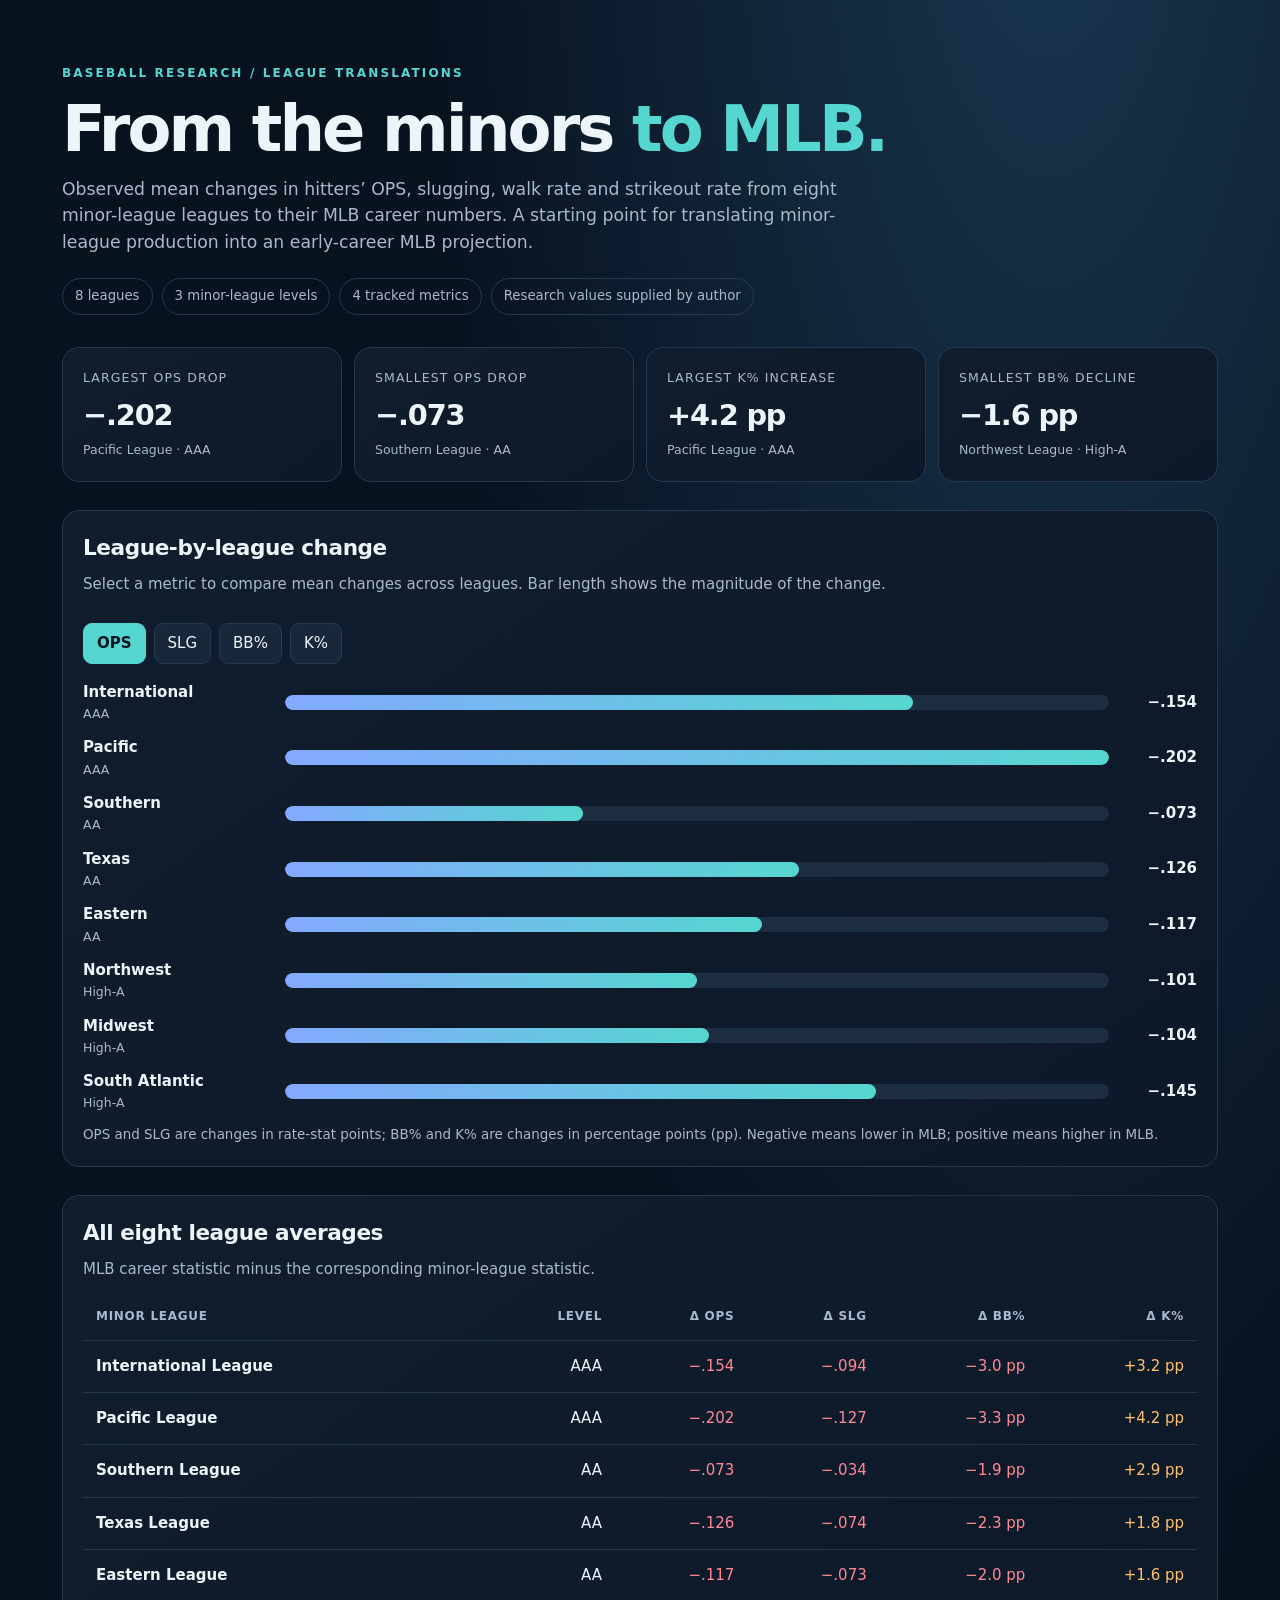
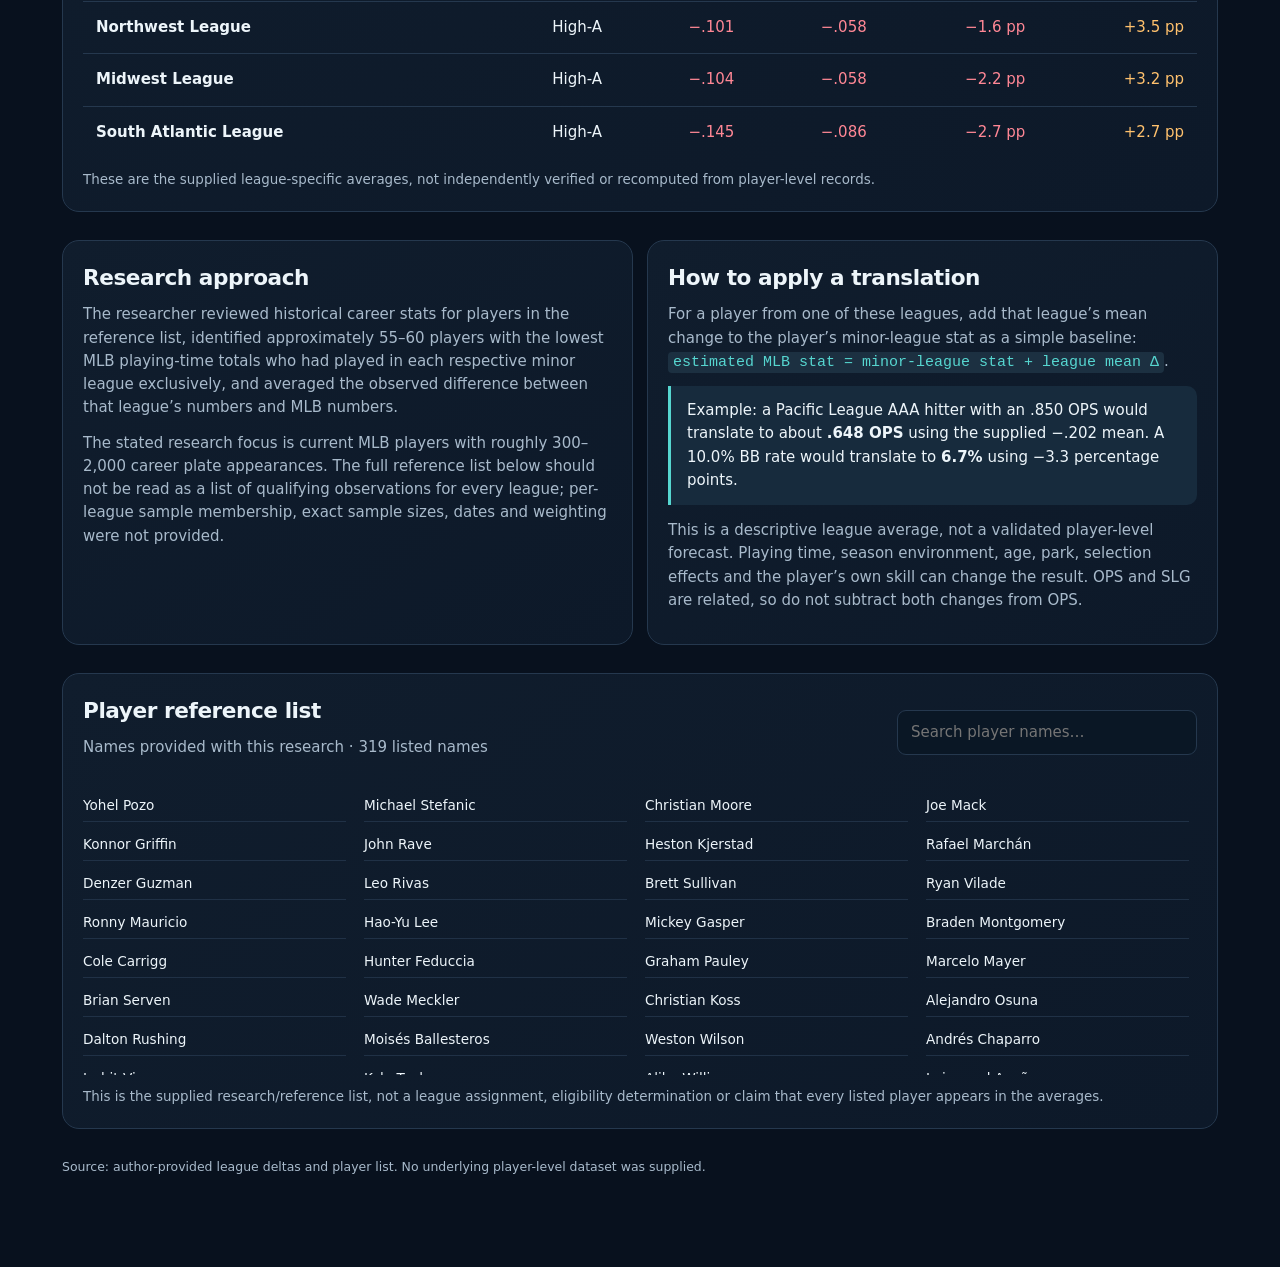
<file: app/static/minor-league-to-mlb-stat-translations.html>
<!doctype html>
<html lang="en"><head><meta charset="utf-8"><meta name="viewport" content="width=device-width,initial-scale=1"><title>Minor League → MLB | Historical Stat Translation</title><style>
:root{color-scheme:dark;--bg:#08111e;--panel:#101d2d;--panel2:#142438;--line:#25384e;--text:#edf5fa;--muted:#a8bacb;--cyan:#56d6d0;--blue:#83a9ff;--amber:#ffc16d;--red:#ff8795}*{box-sizing:border-box}body{margin:0;background:radial-gradient(ellipse at 82% -10%,#193851 0,transparent 43%),var(--bg);color:var(--text);font:15px/1.55 system-ui,-apple-system,Segoe UI,sans-serif}main{max-width:1200px;margin:auto;padding:36px 22px 80px}header{padding:28px 0 32px}.eyebrow{color:var(--cyan);font-size:.75rem;font-weight:800;letter-spacing:.18em;text-transform:uppercase}h1{font-size:clamp(2rem,5vw,4rem);line-height:1.08;letter-spacing:-.045em;margin:12px 0}h1 span{color:var(--cyan)}.lead{max-width:790px;color:var(--muted);font-size:1.08rem}h2{font-size:1.35rem;letter-spacing:-.02em;margin:0 0 9px}p{margin:0 0 12px}.meta{display:flex;flex-wrap:wrap;gap:9px;margin-top:22px}.pill{border:1px solid var(--line);border-radius:30px;padding:7px 12px;color:var(--muted);font-size:.83rem}.grid{display:grid;grid-template-columns:repeat(4,1fr);gap:12px}.card,.panel{background:linear-gradient(145deg,var(--panel),#0d1929);border:1px solid var(--line);border-radius:17px;padding:20px}.card .label{color:var(--muted);font-size:.78rem;text-transform:uppercase;letter-spacing:.09em}.card .value{font-size:1.8rem;font-weight:800;letter-spacing:-.04em;margin:6px 0 0}.card small{color:var(--muted)}section{margin-top:28px}.section-head{display:flex;justify-content:space-between;align-items:end;gap:16px;margin-bottom:14px}.section-head p,.subtle{color:var(--muted)}.controls{display:flex;flex-wrap:wrap;gap:8px;margin-bottom:17px}button{font:inherit;cursor:pointer;border:1px solid var(--line);border-radius:9px;background:#18283a;color:var(--text);padding:8px 13px}button:hover,button:focus-visible{border-color:var(--cyan)}button.active{color:#07141f;background:var(--cyan);border-color:var(--cyan);font-weight:700}.chart-list{display:grid;gap:13px}.chart-row{display:grid;grid-template-columns:188px minmax(100px,1fr) 74px;gap:14px;align-items:center}.chart-name{font-weight:650}.chart-name small{display:block;font-weight:400;color:var(--muted)}.track{height:15px;background:#1d2d40;border-radius:20px;overflow:hidden}.bar{height:100%;width:0;border-radius:20px;background:linear-gradient(90deg,var(--blue),var(--cyan));transition:width .35s}.chart-val{font-variant-numeric:tabular-nums;text-align:right;font-weight:750}.table-wrap{overflow-x:auto}.data-table{width:100%;border-collapse:collapse;min-width:735px;font-variant-numeric:tabular-nums}th,td{padding:14px 13px;text-align:right;border-bottom:1px solid var(--line)}th:first-child,td:first-child{text-align:left}th{color:var(--muted);font-size:.75rem;text-transform:uppercase;letter-spacing:.06em;white-space:nowrap}tr:last-child td{border-bottom:0}td:first-child{font-weight:650}td:first-child span{display:block;color:var(--muted);font-size:.79rem;font-weight:400}.negative{color:var(--red)}.positive{color:var(--amber)}.note{font-size:.84rem;color:var(--muted);margin:12px 0 0}.method{display:grid;grid-template-columns:1fr 1fr;gap:14px}.method p{color:var(--muted)}code{color:var(--cyan);background:#1c3041;padding:2px 5px;border-radius:4px}.example{border-left:3px solid var(--cyan);padding:13px 16px;background:#172b3d;border-radius:0 10px 10px 0}.roster-top{display:flex;gap:12px;align-items:center;justify-content:space-between;flex-wrap:wrap}input{width:min(100%,300px);font:inherit;padding:10px 13px;background:#0a1725;border:1px solid var(--line);border-radius:9px;color:var(--text)}input:focus{outline:1px solid var(--cyan)}.names{display:grid;grid-template-columns:repeat(4,minmax(0,1fr));gap:7px 18px;max-height:285px;overflow:auto;margin-top:18px;padding-right:8px}.names div{font-size:.85rem;border-bottom:1px solid #203146;padding:5px 0}.footer{color:var(--muted);font-size:.78rem;margin-top:28px}@media(max-width:800px){.grid{grid-template-columns:repeat(2,1fr)}.method{grid-template-columns:1fr}.names{grid-template-columns:repeat(2,minmax(0,1fr))}}@media(max-width:550px){main{padding:20px 14px 50px}.grid{grid-template-columns:1fr 1fr}.card{padding:14px}.card .value{font-size:1.4rem}.chart-row{grid-template-columns:125px minmax(50px,1fr) 62px;gap:8px;font-size:.83rem}.names{grid-template-columns:1fr 1fr}}
</style></head><body><main><header><div class="eyebrow">Baseball research / league translations</div><h1>From the minors <span>to MLB.</span></h1><p class="lead">Observed mean changes in hitters’ OPS, slugging, walk rate and strikeout rate from eight minor-league leagues to their MLB career numbers. A starting point for translating minor-league production into an early-career MLB projection.</p><div class="meta"><span class="pill">8 leagues</span><span class="pill">3 minor-league levels</span><span class="pill">4 tracked metrics</span><span class="pill">Research values supplied by author</span></div></header>
<div class="grid"><div class="card"><div class="label">Largest OPS drop</div><div class="value">−.202</div><small>Pacific League · AAA</small></div><div class="card"><div class="label">Smallest OPS drop</div><div class="value">−.073</div><small>Southern League · AA</small></div><div class="card"><div class="label">Largest K% increase</div><div class="value">+4.2 pp</div><small>Pacific League · AAA</small></div><div class="card"><div class="label">Smallest BB% decline</div><div class="value">−1.6 pp</div><small>Northwest League · High-A</small></div></div>
<section class="panel"><div class="section-head"><div><h2>League-by-league change</h2><p>Select a metric to compare mean changes across leagues. Bar length shows the magnitude of the change.</p></div></div><div class="controls" id="metricButtons" role="group" aria-label="Chart metric"><button class="active" data-metric="ops" aria-pressed="true">OPS</button><button data-metric="slg" aria-pressed="false">SLG</button><button data-metric="bb" aria-pressed="false">BB%</button><button data-metric="k" aria-pressed="false">K%</button></div><div class="chart-list" id="chart" aria-live="polite"></div><p class="note">OPS and SLG are changes in rate-stat points; BB% and K% are changes in percentage points (pp). Negative means lower in MLB; positive means higher in MLB.</p></section>
<section class="panel"><h2>All eight league averages</h2><p class="subtle">MLB career statistic minus the corresponding minor-league statistic.</p><div class="table-wrap"><table class="data-table"><thead><tr><th>Minor league</th><th>Level</th><th>Δ OPS</th><th>Δ SLG</th><th>Δ BB%</th><th>Δ K%</th></tr></thead><tbody id="statRows"></tbody></table></div><p class="note">These are the supplied league-specific averages, not independently verified or recomputed from player-level records.</p></section>
<section class="method"><div class="panel"><h2>Research approach</h2><p>The researcher reviewed historical career stats for players in the reference list, identified approximately 55–60 players with the lowest MLB playing-time totals who had played in each respective minor league exclusively, and averaged the observed difference between that league’s numbers and MLB numbers.</p><p>The stated research focus is current MLB players with roughly 300–2,000 career plate appearances. The full reference list below should not be read as a list of qualifying observations for every league; per-league sample membership, exact sample sizes, dates and weighting were not provided.</p></div><div class="panel"><h2>How to apply a translation</h2><p>For a player from one of these leagues, add that league’s mean change to the player’s minor-league stat as a simple baseline: <code>estimated MLB stat = minor-league stat + league mean Δ</code>.</p><div class="example">Example: a Pacific League AAA hitter with an .850 OPS would translate to about <strong>.648 OPS</strong> using the supplied −.202 mean. A 10.0% BB rate would translate to <strong>6.7%</strong> using −3.3 percentage points.</div><p style="margin-top:14px">This is a descriptive league average, not a validated player-level forecast. Playing time, season environment, age, park, selection effects and the player’s own skill can change the result. OPS and SLG are related, so do not subtract both changes from OPS.</p></div></section>
<section class="panel"><div class="roster-top"><div><h2>Player reference list</h2><p class="subtle">Names provided with this research · <span id="count"></span></p></div><input id="search" type="search" placeholder="Search player names…" aria-label="Search player names"></div><div class="names" id="names"></div><p class="note">This is the supplied research/reference list, not a league assignment, eligibility determination or claim that every listed player appears in the averages.</p></section><p class="footer">Source: author-provided league deltas and player list. No underlying player-level dataset was supplied.</p></main>
<script>
const data=[{name:'International',level:'AAA',ops:-.154,slg:-.094,bb:-3.0,k:3.2},{name:'Pacific',level:'AAA',ops:-.202,slg:-.127,bb:-3.3,k:4.2},{name:'Southern',level:'AA',ops:-.073,slg:-.034,bb:-1.9,k:2.9},{name:'Texas',level:'AA',ops:-.126,slg:-.074,bb:-2.3,k:1.8},{name:'Eastern',level:'AA',ops:-.117,slg:-.073,bb:-2.0,k:1.6},{name:'Northwest',level:'High-A',ops:-.101,slg:-.058,bb:-1.6,k:3.5},{name:'Midwest',level:'High-A',ops:-.104,slg:-.058,bb:-2.2,k:3.2},{name:'South Atlantic',level:'High-A',ops:-.145,slg:-.086,bb:-2.7,k:2.7}];
const names=`Yohel Pozo
Michael Stefanic
Christian Moore
Joe Mack
Konnor Griffin
John Rave
Heston Kjerstad
Rafael Marchán
Denzer Guzman
Leo Rivas
Brett Sullivan
Ryan Vilade
Ronny Mauricio
Hao-Yu Lee
Mickey Gasper
Braden Montgomery
Cole Carrigg
Hunter Feduccia
Graham Pauley
Marcelo Mayer
Brian Serven
Wade Meckler
Christian Koss
Alejandro Osuna
Dalton Rushing
Moisés Ballesteros
Weston Wilson
Andrés Chaparro
Jorbit Vivas
Kyle Teel
Alika Williams
Luisangel Acuña
Justin Crawford
Nick Sogard
Henry Bolte
Jahmai Jones
Carlos Cortes
Donovan Walton
Jeremiah Jackson
Ryan Kreidler
José Barrero
A.J. Ewing
Griffin Conine
Tristan Peters
Drew Gilbert
Dylan Beavers
Travis Bazzana
Thomas Saggese
Nathan Church
Roman Anthony
Munetaka Murakami
Sam Antonacci
Chase DeLauter
Troy Johnston
Tim Tawa
José Fermín
Ben Williamson
Garrett Stubbs
JJ Wetherholt
Cristian Pache
Brady House
Kyle Karros
Kazuma Okamoto
TJ Rumfield
Matt Shaw
Carson Benge
Nasim Nuñez
José Tena
Carter Jensen
Tyler Heineman
Kevin McGonigle
Christian Encarnacion-Strand
Nelson Velázquez
Carlos Narváez
Sal Stewart
Taylor Trammell
Jac Caglianone
Heriberto Hernández
Austin Martin
Coby Mayo
Victor Scott II
Pedro Pagés
Vaughn Grissom
Luke Keaschall
Jonny DeLuca
Agustín Ramírez
Luis Campusano
Derek Hill
Dane Myers
Jakob Marsee
Nick Loftin
Javier Sanoja
Esteury Ruiz
Miguel Amaya
David Fry
Cole Young
Dylan Crews
Oswald Peraza
Jake Mangum
Evan Carter
Connor Norby
Colson Montgomery
Daniel Schneemann
David Hamilton
Liam Hicks
Andruw Monasterio
Jordan Beck
Henry Davis
Garrett Mitchell
Oswaldo Cabrera
Isaac Collins
Davis Schneider
Richie Palacios
Daylen Lile
Nathan Lukes
Cam Smith
Andrew Knizner
Chandler Simpson
Drake Baldwin
Angel Martínez
Caleb Durbin
Bo Naylor
Chase Meidroth
Dillon Dingler
Dominic Canzone
Gabriel Arias
Alex Call
Freddy Fermin
Anthony Gose
Jake Rogers
Spencer Horwitz
Kyle Stowers
Austin Wells
Brooks Lee
Nick Allen
Luke Maile
Kody Clemens
Ben Rice
Zack Gelof
Connor Wong
Jared Triolo
Colton Cowser
Jonathan Aranda
Hunter Goodman
Jose Siri
Joey Ortiz
Matt McLain
Francisco Alvarez
Jacob Young
Mark Vientos
Iván Herrera
Nick Fortes
Luis Torrens
Brayan Rocchio
Brett Baty
Royce Lewis
Nick Gonzales
Junior Caminero
José Caballero
Patrick Bailey
Wyatt Langford
Xavier Edwards
Edmundo Sosa
Wilyer Abreu
Jorge Mateo
Andy Pages
James Wood
Pavin Smith
Gabriel Moreno
Jordan Walker
Otto Lopez
Sal Frelick
Jackson Chourio
Jose Trevino
Jackson Merrill
Michael Massey
Heliot Ramos
Lawrence Butler
Ezequiel Duran
Josh Jung
Brenton Doyle
Ildemaro Vargas
Pete Crow-Armstrong
Mickey Moniak
Ceddanne Rafaela
Kyle Isbel
Masyn Winn
Miguel Vargas
Josh Lowe
Christopher Morel
Nolan Gorman
Josh Smith
Tyrone Taylor
Yainer Diaz
Michael Busch
Bryan De La Cruz
Oneil Cruz
Taylor Walls
Ernie Clement
Jake McCarthy
LaMonte Wade Jr.
JJ Bleday
Anthony Volpe
Zach McKinstry
Shea Langeliers
Maikel Garcia
Zach Neto
Keibert Ruiz
Alec Burleson
Ryan Jeffers
Ezequiel Tovar
Danny Jansen
Vinnie Pasquantino
Lars Nootbaar
Jo Adell
Ha-Seong Kim
Jake Burger
Victor Robles
Jesús Sánchez
Alejandro Kirk
Brice Turang
Kyle Farmer
Leody Taveras
Sean Murphy
Josh Rojas
Tyler Stephenson
Elly De La Cruz
Jake Bauers
Adley Rutschman
Jonah Heim
Myles Straw
Victor Caratini
Nicky Lopez
Carson Kelly
Brandon Marsh
Riley Greene
Mauricio Dubón
Michael Harris II
Austin Hays
Spencer Torkelson
Jarren Duran
Corbin Carroll
Austin Hedges
Ke'Bryan Hayes
Dominic Smith
CJ Abrams
Geraldo Perdomo
Gunnar Henderson
Bryson Stott
Luis García Jr.
Jeremy Peña
Isaac Paredes
Jazz Chisholm Jr.
Seiya Suzuki
Ryan O'Hearn
Cal Raleigh
Andrés Giménez
Elias Díaz
William Contreras
Will Smith
Steven Kwan
Julio Rodríguez
Tommy Edman
Bobby Witt Jr.
Taylor Ward
Josh Naylor
Mike Yastrzemski
Yordan Alvarez
Isiah Kiner-Falefa
Nico Hoerner
Alec Bohm
Gary Sánchez
James McCann
Jake Cronenworth
Fernando Tatis Jr.
Brandon Lowe
Travis d'Arnaud
Cedric Mullins
Kyle Tucker
Christian Vázquez
Ty France
Nathaniel Lowe
Bo Bichette
Randy Arozarena
Austin Riley
Ronald Acuña Jr.
Jeff McNeil
Amed Rosario
Luis Arraez
Enrique Hernández
J.P. Crawford
Ryan McMahon
Adam Frazier
Miguel Rojas
Yandy Díaz
Christian Walker
Max Muncy
Bryan Reynolds
Gleyber Torres
Trevor Story
Michael Conforto
Willson Contreras
Vladimir Guerrero Jr.
Tommy Pham
Teoscar Hernández
Shohei Ohtani
Brandon Nimmo
Pete Alonso
Ian Happ
Randal Grichuk
Ozzie Albies
Andrew Benintendi
Juan Soto
Javier Báez
Corey Seager
Cody Bellinger
Ketel Marte
Dansby Swanson
Josh Bell`.split('\n');
const fmt=(n,m)=>`${n<0?'−':'+'}${m==='bb'||m==='k'?Math.abs(n).toFixed(1)+' pp':Math.abs(n).toFixed(3).replace(/^0/,'')}`;
const rows=document.getElementById('statRows');data.forEach(d=>{const tr=document.createElement('tr');const a=document.createElement('td');a.textContent=d.name+' League';tr.append(a);const b=document.createElement('td');b.textContent=d.level;tr.append(b);['ops','slg','bb','k'].forEach(m=>{const td=document.createElement('td');td.textContent=fmt(d[m],m);td.className=d[m]<0?'negative':'positive';tr.append(td)});rows.append(tr)});
function draw(metric){const max=Math.max(...data.map(d=>Math.abs(d[metric])));const chart=document.getElementById('chart');chart.replaceChildren();data.forEach(d=>{const row=document.createElement('div');row.className='chart-row';const label=document.createElement('div');label.className='chart-name';label.textContent=d.name;const small=document.createElement('small');small.textContent=d.level;label.append(small);const track=document.createElement('div');track.className='track';const bar=document.createElement('div');bar.className='bar';bar.style.width=(Math.abs(d[metric])/max*100)+'%';track.append(bar);const val=document.createElement('div');val.className='chart-val';val.textContent=fmt(d[metric],metric);row.append(label,track,val);chart.append(row)})}
document.querySelectorAll('[data-metric]').forEach(btn=>btn.addEventListener('click',()=>{document.querySelectorAll('[data-metric]').forEach(x=>{x.classList.toggle('active',x===btn);x.setAttribute('aria-pressed',x===btn?'true':'false')});draw(btn.dataset.metric)}));draw('ops');
const list=document.getElementById('names');function renderNames(q=''){list.replaceChildren();let found=0;names.filter(n=>n.toLocaleLowerCase().normalize('NFD').replace(/[̀-ͯ]/g,'').includes(q.toLocaleLowerCase().normalize('NFD').replace(/[̀-ͯ]/g,''))).forEach(n=>{let div=document.createElement('div');div.textContent=n;list.append(div);found++});document.getElementById('count').textContent=found===names.length?`${names.length} listed names`:`${found} of ${names.length} names`;if(!found){const empty=document.createElement('div');empty.textContent='No matching names.';list.append(empty)}}document.getElementById('search').addEventListener('input',e=>renderNames(e.target.value.trim()));renderNames();
</script></body></html>
</file>
